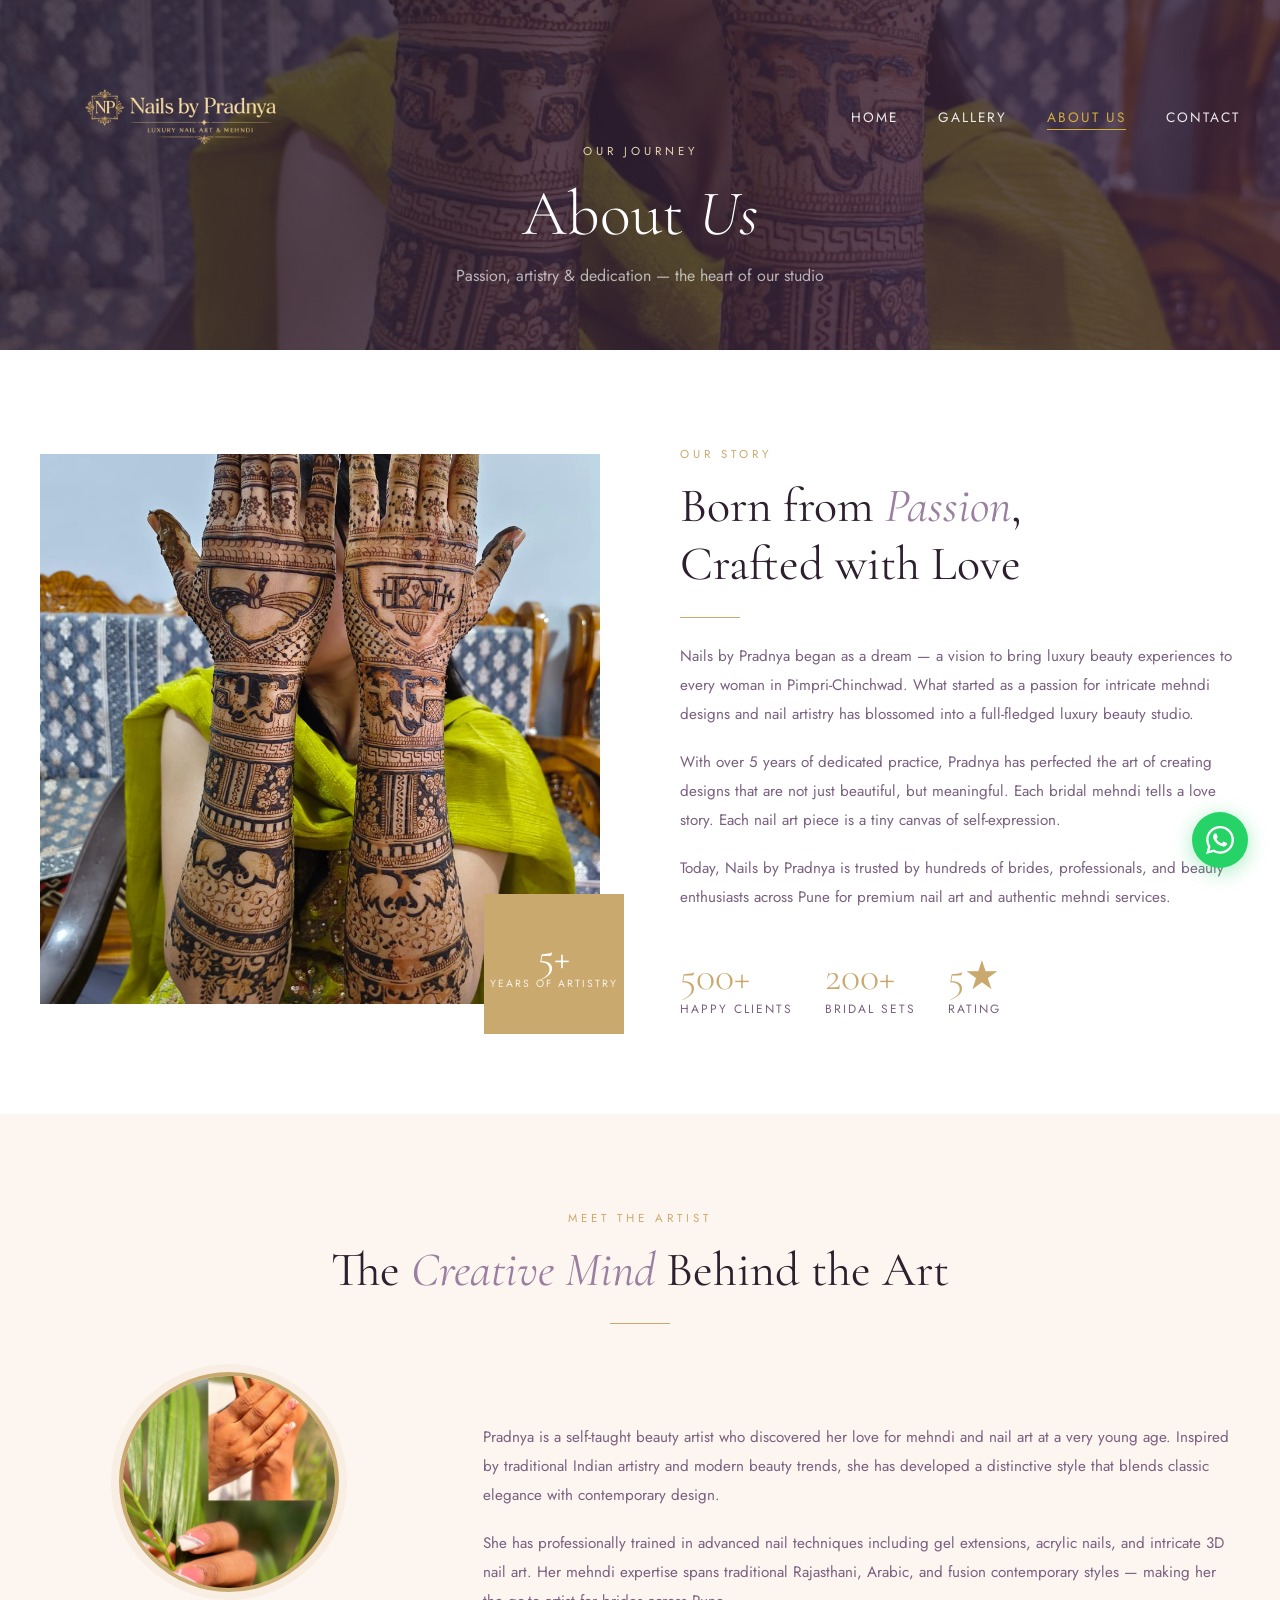
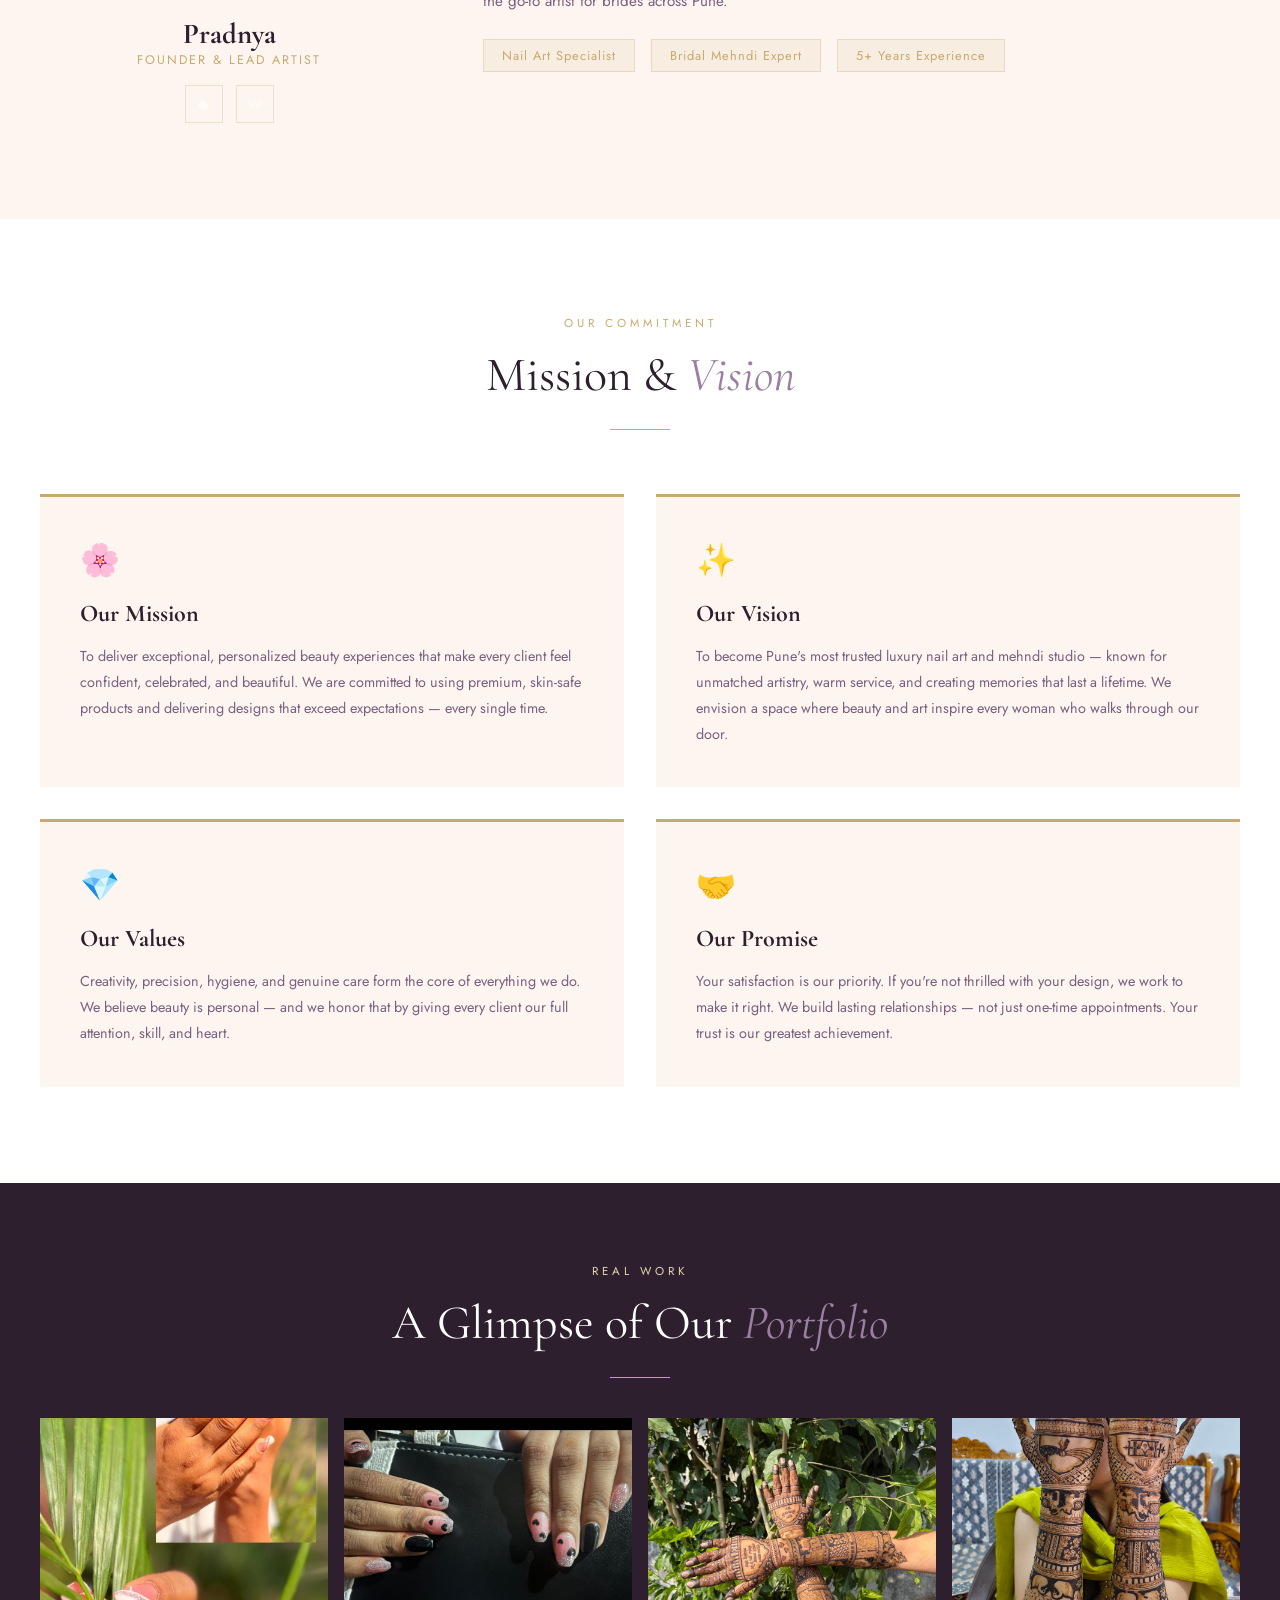
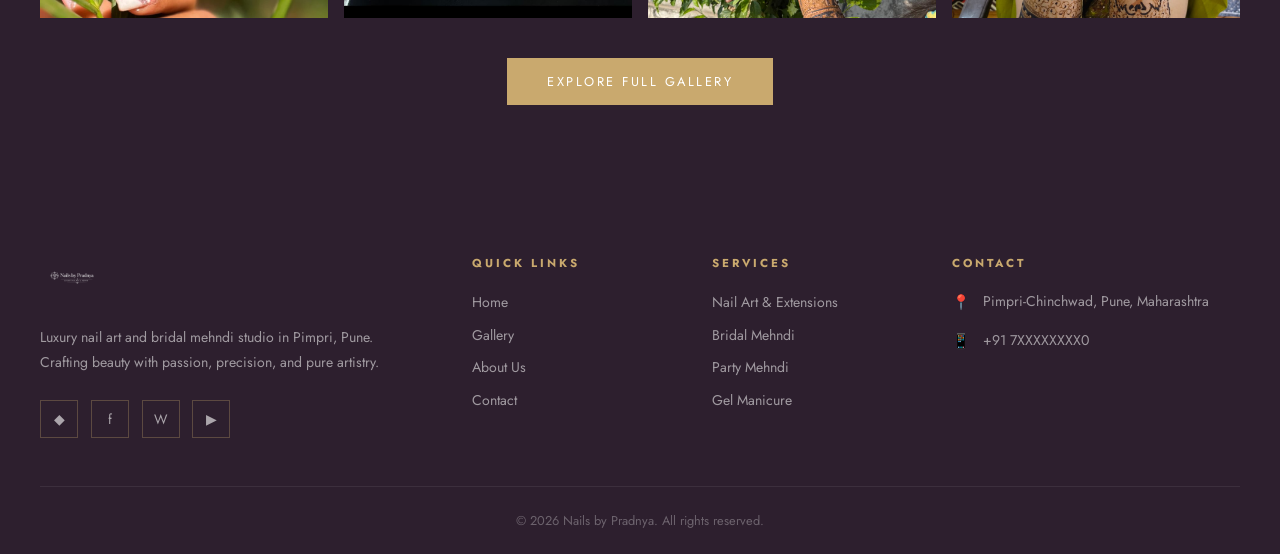
<file: about.html>
<!DOCTYPE html>
<html lang="en">
<head>
  <meta charset="UTF-8" />
  <meta name="viewport" content="width=device-width, initial-scale=1.0" />
  <title>About Us | Nails by Pradnya — Our Story & Vision</title>
  <meta name="description" content="Meet Pradnya — the passionate nail artist and mehndi expert behind Nails by Pradnya in Pimpri, Pune. 5+ years of experience in luxury beauty." />
  <link rel="icon" href="assets/images/logo.png" type="image/png" />
  <link rel="stylesheet" href="assets/css/style.css" />
</head>
<body>

<div id="preloader">
  <div class="loader-ring"></div>
  <div class="loader-text">OUR STORY</div>
</div>

<nav>
  <div class="nav-inner">
    <a class="nav-logo" href="index.html">
      <img src="assets/images/logo.png" alt="Nails by Pradnya Logo" class="logo-main" />
      <div class="logo-scrolled">
        <span class="logo-icon">✦</span>
        <span class="logo-text">Nails by Pradnya</span>
      </div>
    </a>
    <ul class="nav-links">
      <li><a href="index.html">Home</a></li>
      <li><a href="gallery.html">Gallery</a></li>
      <li><a href="about.html" class="active">About Us</a></li>
      <li><a href="contact.html">Contact</a></li>
    </ul>
    <div class="hamburger" id="hamburger"><span></span><span></span><span></span></div>
  </div>
</nav>

<div class="mobile-menu" id="mobileMenu">
  <button class="mobile-close" id="mobileClose">✕</button>
  <a href="index.html">Home</a>
  <a href="gallery.html">Gallery</a>
  <a href="about.html">About Us</a>
  <a href="contact.html">Contact</a>
</div>

<!-- PAGE HERO -->
<div class="page-hero" style="padding-top:80px;">
  <div class="page-hero-content">
    <div style="font-size:0.72rem;letter-spacing:4px;text-transform:uppercase;color:var(--gold-light);margin-bottom:1rem;">Our Journey</div>
    <h1 style="font-family:'Cormorant Garamond',serif;font-size:clamp(2.5rem,5vw,4rem);color:white;font-weight:300;">About <em style="font-style:italic;">Us</em></h1>
    <p style="color:rgba(255,255,255,0.65);margin-top:0.8rem;">Passion, artistry & dedication — the heart of our studio</p>
  </div>
</div>

<!-- STORY SECTION -->
<section style="background:var(--white);padding:6rem 2rem;">
  <div class="container">
    <div class="about-story">
      <div class="about-img-wrap fade-left">
        <img class="about-img-main" src="assets/images/mehndi-2.jpg" alt="Pradnya at work — bridal mehndi" loading="lazy" />
        <div class="about-img-badge">
          <span class="num">5+</span>
          <span class="label">Years of Artistry</span>
        </div>
      </div>
      <div class="fade-right">
        <div class="section-label">Our Story</div>
        <h2 class="section-title">Born from <em>Passion</em>,<br>Crafted with Love</h2>
        <div class="section-divider"></div>
        <p style="color:var(--text-light);line-height:1.9;margin-bottom:1.2rem;font-size:0.95rem;">
          Nails by Pradnya began as a dream — a vision to bring luxury beauty experiences to every woman in Pimpri-Chinchwad. What started as a passion for intricate mehndi designs and nail artistry has blossomed into a full-fledged luxury beauty studio.
        </p>
        <p style="color:var(--text-light);line-height:1.9;margin-bottom:1.2rem;font-size:0.95rem;">
          With over 5 years of dedicated practice, Pradnya has perfected the art of creating designs that are not just beautiful, but meaningful. Each bridal mehndi tells a love story. Each nail art piece is a tiny canvas of self-expression.
        </p>
        <p style="color:var(--text-light);line-height:1.9;font-size:0.95rem;">
          Today, Nails by Pradnya is trusted by hundreds of brides, professionals, and beauty enthusiasts across Pune for premium nail art and authentic mehndi services.
        </p>
        <div style="display:flex;gap:2rem;margin-top:2.5rem;flex-wrap:wrap;">
          <div>
            <div style="font-family:'Cormorant Garamond',serif;font-size:2.5rem;color:var(--gold);font-weight:300;">500+</div>
            <div style="font-size:0.75rem;letter-spacing:2px;text-transform:uppercase;color:var(--text-light);">Happy Clients</div>
          </div>
          <div>
            <div style="font-family:'Cormorant Garamond',serif;font-size:2.5rem;color:var(--gold);font-weight:300;">200+</div>
            <div style="font-size:0.75rem;letter-spacing:2px;text-transform:uppercase;color:var(--text-light);">Bridal Sets</div>
          </div>
          <div>
            <div style="font-family:'Cormorant Garamond',serif;font-size:2.5rem;color:var(--gold);font-weight:300;">5★</div>
            <div style="font-size:0.75rem;letter-spacing:2px;text-transform:uppercase;color:var(--text-light);">Rating</div>
          </div>
        </div>
      </div>
    </div>
  </div>
</section>

<!-- ARTIST SECTION -->
<section style="background:var(--cream);padding:6rem 2rem;">
  <div class="container">
    <div class="text-center fade-up">
      <div class="section-label">Meet the Artist</div>
      <h2 class="section-title">The <em>Creative Mind</em> Behind the Art</h2>
      <div class="section-divider"></div>
    </div>
    <div style="display:grid;grid-template-columns:1fr 2fr;gap:4rem;align-items:center;margin-top:3rem;" class="fade-up">
      <div style="text-align:center;">
        <div style="width:220px;height:220px;border-radius:50%;overflow:hidden;margin:0 auto;border:4px solid var(--gold);box-shadow:0 0 0 8px rgba(201,169,110,0.1);">
          <img src="assets/images/nail-art-1.jpg" alt="Pradnya — Nail Artist & Mehndi Expert" style="width:100%;height:100%;object-fit:cover;" loading="lazy"/>
        </div>
        <h3 style="font-family:'Cormorant Garamond',serif;font-size:1.8rem;color:var(--dark);margin-top:1.5rem;">Pradnya</h3>
        <p style="font-size:0.78rem;letter-spacing:2px;text-transform:uppercase;color:var(--gold);">Founder & Lead Artist</p>
        <div style="display:flex;justify-content:center;gap:0.8rem;margin-top:1rem;">
          <a href="#" class="social-icon" style="text-decoration:none;">&#9670;</a>
          <a href="#" class="social-icon" style="text-decoration:none;">W</a>
        </div>
      </div>
      <div>
        <p style="color:var(--text-light);line-height:1.9;margin-bottom:1.2rem;font-size:0.95rem;">
          Pradnya is a self-taught beauty artist who discovered her love for mehndi and nail art at a very young age. Inspired by traditional Indian artistry and modern beauty trends, she has developed a distinctive style that blends classic elegance with contemporary design.
        </p>
        <p style="color:var(--text-light);line-height:1.9;margin-bottom:1.5rem;font-size:0.95rem;">
          She has professionally trained in advanced nail techniques including gel extensions, acrylic nails, and intricate 3D nail art. Her mehndi expertise spans traditional Rajasthani, Arabic, and fusion contemporary styles — making her the go-to artist for brides across Pune.
        </p>
        <div style="display:flex;gap:1rem;flex-wrap:wrap;">
          <span style="background:rgba(201,169,110,0.12);border:1px solid rgba(201,169,110,0.3);padding:6px 18px;font-size:0.8rem;color:var(--gold);letter-spacing:1px;">Nail Art Specialist</span>
          <span style="background:rgba(201,169,110,0.12);border:1px solid rgba(201,169,110,0.3);padding:6px 18px;font-size:0.8rem;color:var(--gold);letter-spacing:1px;">Bridal Mehndi Expert</span>
          <span style="background:rgba(201,169,110,0.12);border:1px solid rgba(201,169,110,0.3);padding:6px 18px;font-size:0.8rem;color:var(--gold);letter-spacing:1px;">5+ Years Experience</span>
        </div>
      </div>
    </div>
  </div>
</section>

<!-- MISSION & VISION -->
<section style="background:var(--white);padding:6rem 2rem;">
  <div class="container">
    <div class="text-center fade-up">
      <div class="section-label">Our Commitment</div>
      <h2 class="section-title">Mission & <em>Vision</em></h2>
      <div class="section-divider"></div>
    </div>
    <div class="mission-grid fade-up">
      <div class="mission-card">
        <div style="font-size:2rem;margin-bottom:1rem;">🌸</div>
        <h4>Our Mission</h4>
        <p>To deliver exceptional, personalized beauty experiences that make every client feel confident, celebrated, and beautiful. We are committed to using premium, skin-safe products and delivering designs that exceed expectations — every single time.</p>
      </div>
      <div class="mission-card">
        <div style="font-size:2rem;margin-bottom:1rem;">✨</div>
        <h4>Our Vision</h4>
        <p>To become Pune's most trusted luxury nail art and mehndi studio — known for unmatched artistry, warm service, and creating memories that last a lifetime. We envision a space where beauty and art inspire every woman who walks through our door.</p>
      </div>
      <div class="mission-card">
        <div style="font-size:2rem;margin-bottom:1rem;">💎</div>
        <h4>Our Values</h4>
        <p>Creativity, precision, hygiene, and genuine care form the core of everything we do. We believe beauty is personal — and we honor that by giving every client our full attention, skill, and heart.</p>
      </div>
      <div class="mission-card">
        <div style="font-size:2rem;margin-bottom:1rem;">🤝</div>
        <h4>Our Promise</h4>
        <p>Your satisfaction is our priority. If you're not thrilled with your design, we work to make it right. We build lasting relationships — not just one-time appointments. Your trust is our greatest achievement.</p>
      </div>
    </div>
  </div>
</section>

<!-- GALLERY PEEK -->
<section style="background:var(--dark);padding:5rem 2rem;">
  <div class="container">
    <div class="text-center fade-up">
      <div class="section-label" style="color:var(--gold-light);">Real Work</div>
      <h2 class="section-title" style="color:var(--white);">A Glimpse of Our <em>Portfolio</em></h2>
      <div class="section-divider"></div>
    </div>
    <div style="display:grid;grid-template-columns:repeat(4,1fr);gap:1rem;margin-top:2.5rem;" class="fade-up">
      <div style="overflow:hidden;height:200px;">
        <img src="assets/images/nail-art-1.jpg" alt="" style="width:100%;height:100%;object-fit:cover;transition:transform 0.5s;" onmouseover="this.style.transform='scale(1.08)'" onmouseout="this.style.transform='scale(1)'" loading="lazy"/>
      </div>
      <div style="overflow:hidden;height:200px;">
        <img src="assets/images/nail-art-2.jpg" alt="" style="width:100%;height:100%;object-fit:cover;transition:transform 0.5s;" onmouseover="this.style.transform='scale(1.08)'" onmouseout="this.style.transform='scale(1)'" loading="lazy"/>
      </div>
      <div style="overflow:hidden;height:200px;">
        <img src="assets/images/mehndi-1.jpg" alt="" style="width:100%;height:100%;object-fit:cover;transition:transform 0.5s;" onmouseover="this.style.transform='scale(1.08)'" onmouseout="this.style.transform='scale(1)'" loading="lazy"/>
      </div>
      <div style="overflow:hidden;height:200px;">
        <img src="assets/images/mehndi-2.jpg" alt="" style="width:100%;height:100%;object-fit:cover;transition:transform 0.5s;" onmouseover="this.style.transform='scale(1.08)'" onmouseout="this.style.transform='scale(1)'" loading="lazy"/>
      </div>
    </div>
    <div class="text-center" style="margin-top:2.5rem;">
      <a href="gallery.html" class="btn-primary">Explore Full Gallery</a>
    </div>
  </div>
</section>

<!-- FOOTER -->
<footer>
  <div class="footer-grid">
    <div class="footer-brand">
      <img src="assets/images/logo.png" alt="Nails by Pradnya" />
      <p>Luxury nail art and bridal mehndi studio in Pimpri, Pune. Crafting beauty with passion, precision, and pure artistry.</p>
      <div class="footer-social">
        <a href="#" class="social-icon">&#9670;</a>
        <a href="#" class="social-icon">f</a>
        <a href="#" class="social-icon">W</a>
        <a href="#" class="social-icon">▶</a>
      </div>
    </div>
    <div class="footer-col">
      <h5>Quick Links</h5>
      <ul>
        <li><a href="index.html">Home</a></li>
        <li><a href="gallery.html">Gallery</a></li>
        <li><a href="about.html">About Us</a></li>
        <li><a href="contact.html">Contact</a></li>
      </ul>
    </div>
    <div class="footer-col">
      <h5>Services</h5>
      <ul>
        <li><a href="#">Nail Art & Extensions</a></li>
        <li><a href="#">Bridal Mehndi</a></li>
        <li><a href="#">Party Mehndi</a></li>
        <li><a href="#">Gel Manicure</a></li>
      </ul>
    </div>
    <div class="footer-col">
      <h5>Contact</h5>
      <div class="footer-contact-item">
        <span class="icon">📍</span>
        <p>Pimpri-Chinchwad, Pune, Maharashtra</p>
      </div>
      <div class="footer-contact-item">
        <span class="icon">📱</span>
        <p>+91 7XXXXXXXX0</p>
      </div>
    </div>
  </div>
  <div class="footer-bottom">
    <p>© 2026 Nails by Pradnya. All rights reserved.</p>
  </div>
</footer>

<a href="https://wa.me/917xxxxxxxxx" target="_blank" class="whatsapp-float" aria-label="WhatsApp">
  <svg viewBox="0 0 24 24"><path d="M17.472 14.382c-.297-.149-1.758-.867-2.03-.967-.273-.099-.471-.148-.67.15-.197.297-.767.966-.94 1.164-.173.199-.347.223-.644.075-.297-.15-1.255-.463-2.39-1.475-.883-.788-1.48-1.761-1.653-2.059-.173-.297-.018-.458.13-.606.134-.133.298-.347.446-.52.149-.174.198-.298.298-.497.099-.198.05-.371-.025-.52-.075-.149-.669-1.612-.916-2.207-.242-.579-.487-.5-.669-.51-.173-.008-.371-.01-.57-.01-.198 0-.52.074-.792.372-.272.297-1.04 1.016-1.04 2.479 0 1.462 1.065 2.875 1.213 3.074.149.198 2.096 3.2 5.077 4.487.709.306 1.262.489 1.694.625.712.227 1.36.195 1.871.118.571-.085 1.758-.719 2.006-1.413.248-.694.248-1.289.173-1.413-.074-.124-.272-.198-.57-.347m-5.421 7.403h-.004a9.87 9.87 0 01-5.031-1.378l-.361-.214-3.741.982.998-3.648-.235-.374a9.86 9.86 0 01-1.51-5.26c.001-5.45 4.436-9.884 9.888-9.884 2.64 0 5.122 1.03 6.988 2.898a9.825 9.825 0 012.893 6.994c-.003 5.45-4.437 9.884-9.885 9.884m8.413-18.297A11.815 11.815 0 0012.05 0C5.495 0 .16 5.335.157 11.892c0 2.096.547 4.142 1.588 5.945L.057 24l6.305-1.654a11.882 11.882 0 005.683 1.448h.005c6.554 0 11.89-5.335 11.893-11.893a11.821 11.821 0 00-3.48-8.413z"/></svg>
</a>

<script src="assets/js/main.js"></script>
</body>
</html>
</file>
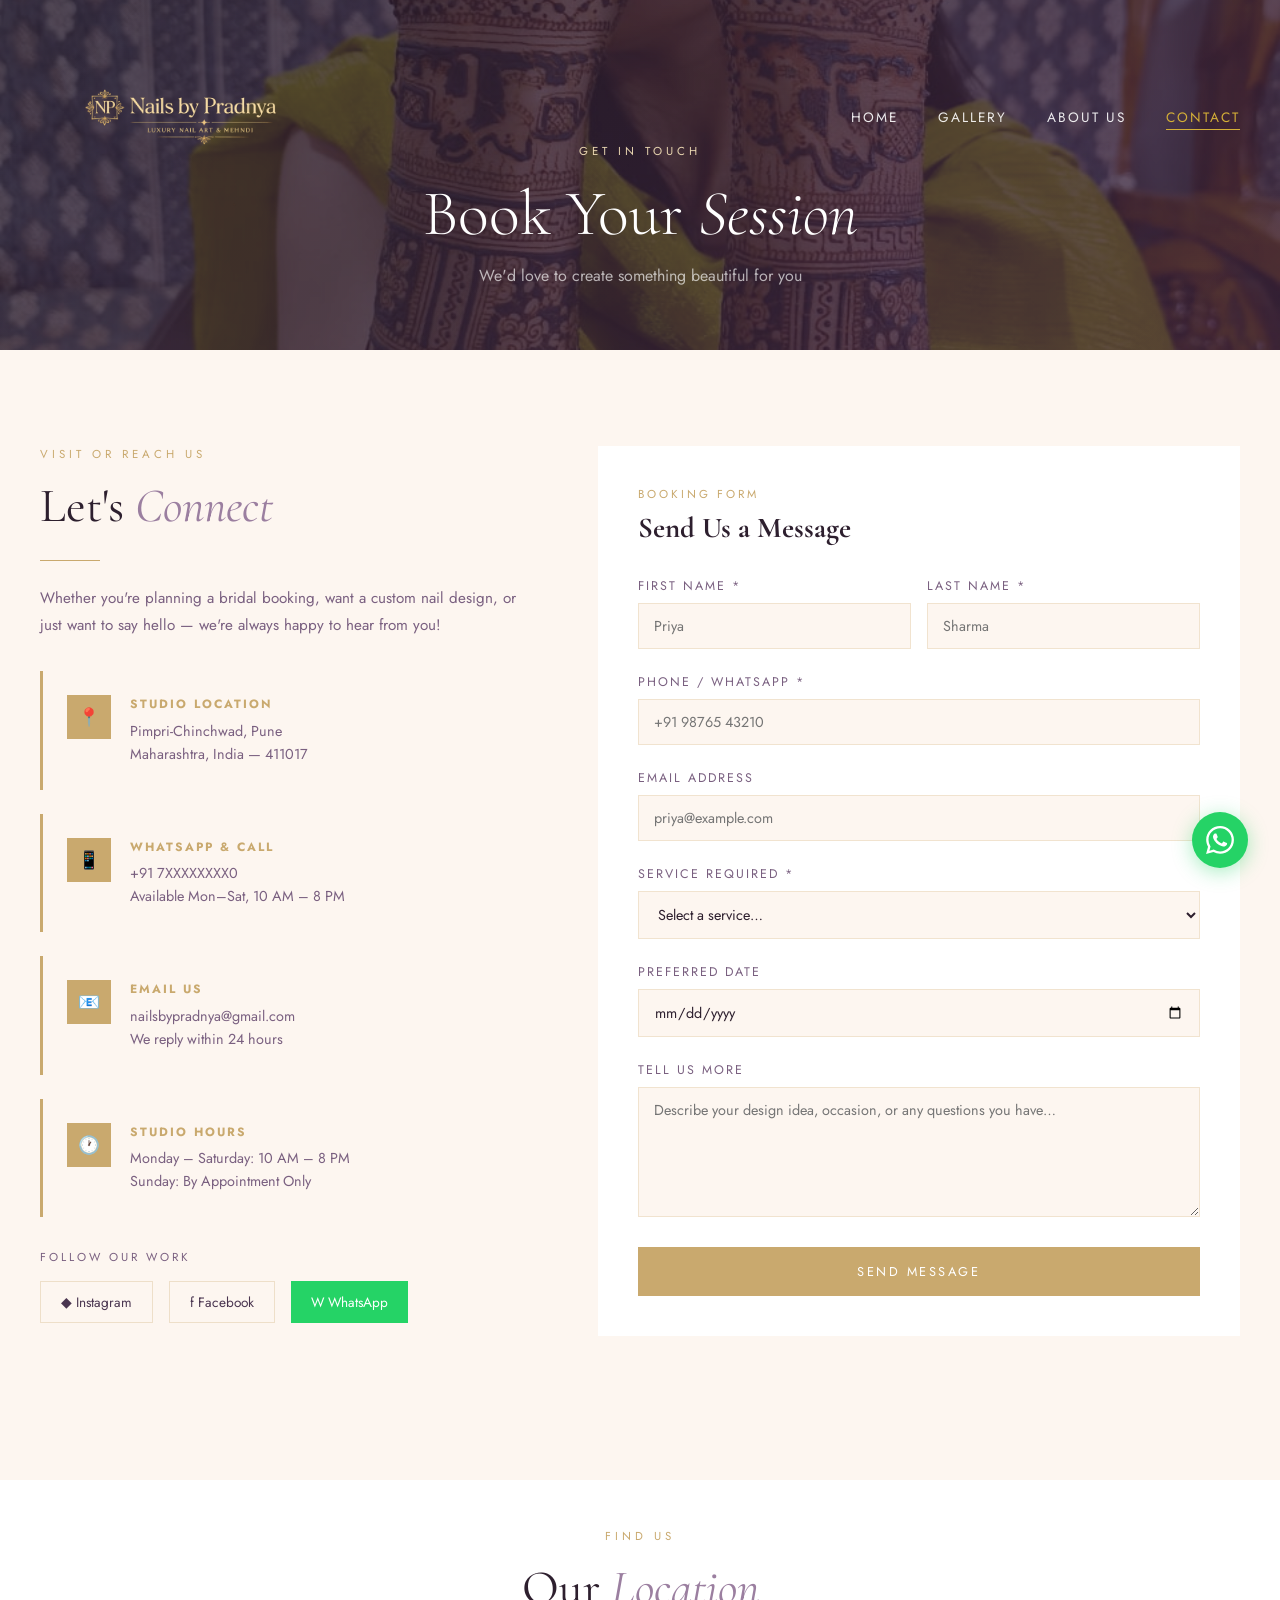
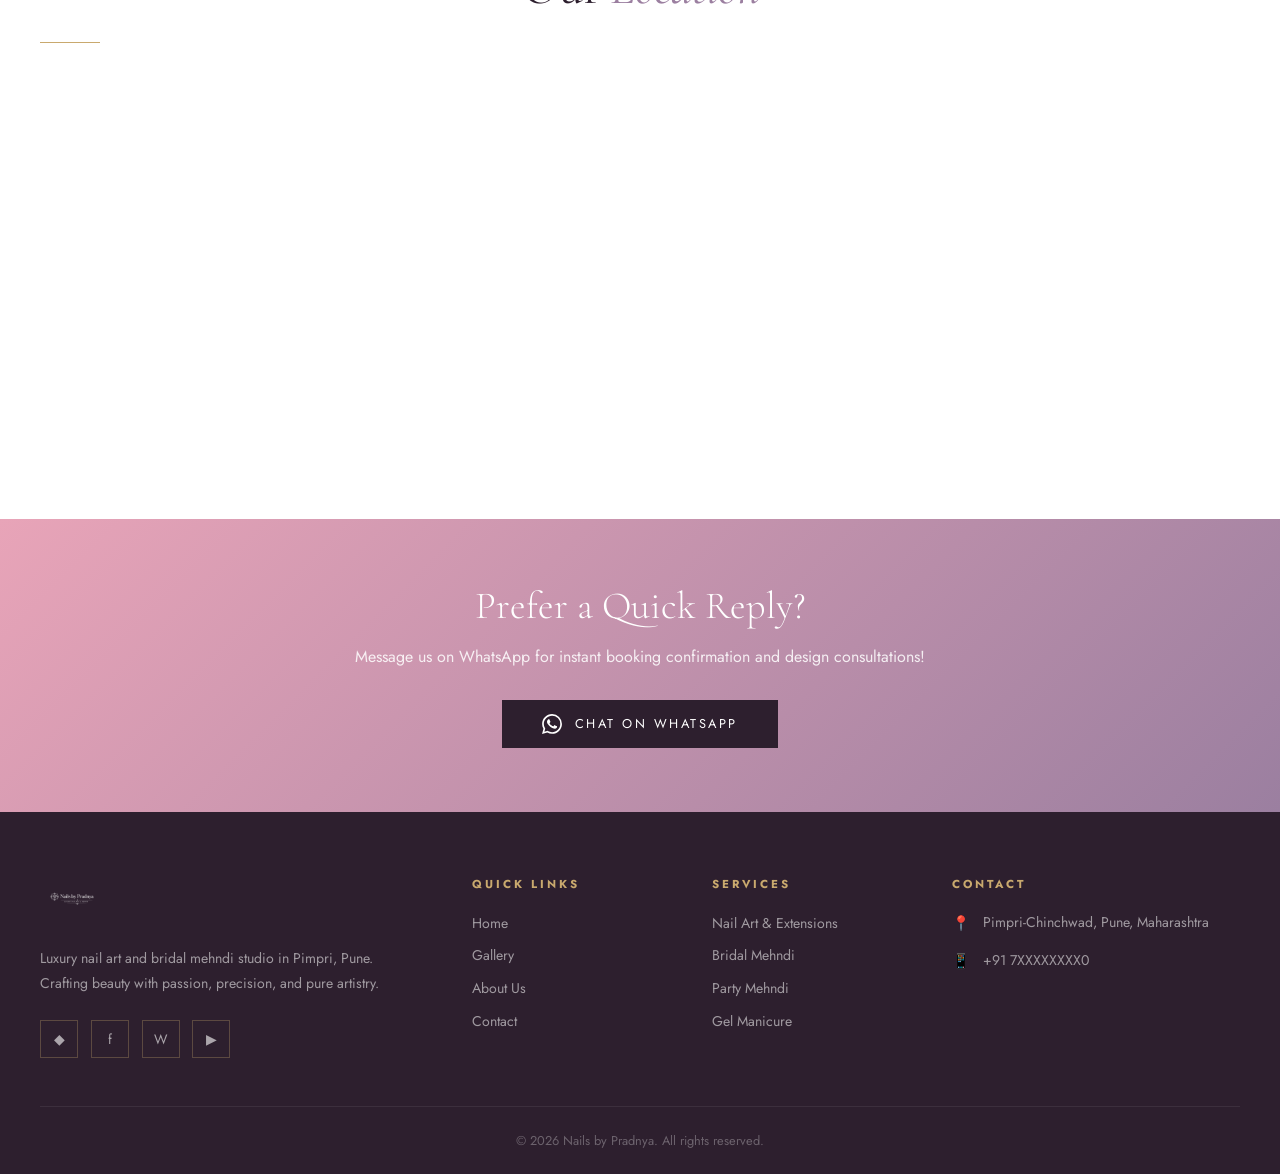
<file: contact.html>
<!DOCTYPE html>
<html lang="en">
<head>
  <meta charset="UTF-8" />
  <meta name="viewport" content="width=device-width, initial-scale=1.0" />
  <title>Contact | Nails by Pradnya — Book Your Appointment</title>
  <meta name="description" content="Book your nail art or bridal mehndi appointment with Nails by Pradnya. Located in Pimpri, Pune. WhatsApp or fill the form to connect!" />
  <link rel="icon" href="assets/images/logo.png" type="image/png" />
  <link rel="stylesheet" href="assets/css/style.css" />
</head>
<body>

<div id="preloader">
  <div class="loader-ring"></div>
  <div class="loader-text">CONTACT</div>
</div>

<nav>
  <div class="nav-inner">
    <a class="nav-logo" href="index.html">
      <img src="assets/images/logo.png" alt="Nails by Pradnya Logo" class="logo-main" />
      <div class="logo-scrolled">
        <span class="logo-icon">✦</span>
        <span class="logo-text">Nails by Pradnya</span>
      </div>
    </a>
    <ul class="nav-links">
      <li><a href="index.html">Home</a></li>
      <li><a href="gallery.html">Gallery</a></li>
      <li><a href="about.html">About Us</a></li>
      <li><a href="contact.html" class="active">Contact</a></li>
    </ul>
    <div class="hamburger" id="hamburger"><span></span><span></span><span></span></div>
  </div>
</nav>

<div class="mobile-menu" id="mobileMenu">
  <button class="mobile-close" id="mobileClose">✕</button>
  <a href="index.html">Home</a>
  <a href="gallery.html">Gallery</a>
  <a href="about.html">About Us</a>
  <a href="contact.html">Contact</a>
</div>

<!-- PAGE HERO -->
<div class="page-hero" style="padding-top:80px;">
  <div class="page-hero-content">
    <div style="font-size:0.72rem;letter-spacing:4px;text-transform:uppercase;color:var(--gold-light);margin-bottom:1rem;">Get in Touch</div>
    <h1 style="font-family:'Cormorant Garamond',serif;font-size:clamp(2.5rem,5vw,4rem);color:white;font-weight:300;">Book Your <em style="font-style:italic;">Session</em></h1>
    <p style="color:rgba(255,255,255,0.65);margin-top:0.8rem;">We'd love to create something beautiful for you</p>
  </div>
</div>

<!-- CONTACT SECTION -->
<section style="background:var(--cream);padding:6rem 2rem;">
  <div class="container">
    <div class="contact-grid">

      <!-- INFO CARDS -->
      <div>
        <div class="fade-left">
          <div class="section-label">Visit or Reach Us</div>
          <h2 class="section-title">Let's <em>Connect</em></h2>
          <div class="section-divider"></div>
          <p style="color:var(--text-light);font-size:0.95rem;line-height:1.8;margin-bottom:2rem;">Whether you're planning a bridal booking, want a custom nail design, or just want to say hello — we're always happy to hear from you!</p>
        </div>
        <div class="contact-info-cards">
          <div class="contact-card fade-up">
            <div class="contact-card-icon">📍</div>
            <div>
              <h5>Studio Location</h5>
              <p>Pimpri-Chinchwad, Pune<br>Maharashtra, India — 411017</p>
            </div>
          </div>
          <div class="contact-card fade-up" style="transition-delay:0.1s">
            <div class="contact-card-icon">📱</div>
            <div>
              <h5>WhatsApp & Call</h5>
              <p>+91 7XXXXXXXX0<br>Available Mon–Sat, 10 AM – 8 PM</p>
            </div>
          </div>
          <div class="contact-card fade-up" style="transition-delay:0.2s">
            <div class="contact-card-icon">📧</div>
            <div>
              <h5>Email Us</h5>
              <p>nailsbypradnya@gmail.com<br>We reply within 24 hours</p>
            </div>
          </div>
          <div class="contact-card fade-up" style="transition-delay:0.3s">
            <div class="contact-card-icon">🕐</div>
            <div>
              <h5>Studio Hours</h5>
              <p>Monday – Saturday: 10 AM – 8 PM<br>Sunday: By Appointment Only</p>
            </div>
          </div>
        </div>

        <!-- SOCIAL LINKS -->
        <div style="margin-top:2rem;" class="fade-up">
          <div style="font-size:0.72rem;letter-spacing:3px;text-transform:uppercase;color:var(--text-light);margin-bottom:1rem;">Follow Our Work</div>
          <div style="display:flex;gap:1rem;flex-wrap:wrap;">
            <a href="#" target="_blank" style="display:flex;align-items:center;gap:0.5rem;padding:10px 20px;border:1px solid rgba(201,169,110,0.3);text-decoration:none;color:var(--text);font-size:0.85rem;transition:all 0.3s;" onmouseover="this.style.borderColor='var(--gold)';this.style.color='var(--gold)'" onmouseout="this.style.borderColor='rgba(201,169,110,0.3)';this.style.color='var(--text)'">
              ◆ Instagram
            </a>
            <a href="#" target="_blank" style="display:flex;align-items:center;gap:0.5rem;padding:10px 20px;border:1px solid rgba(201,169,110,0.3);text-decoration:none;color:var(--text);font-size:0.85rem;transition:all 0.3s;" onmouseover="this.style.borderColor='var(--gold)';this.style.color='var(--gold)'" onmouseout="this.style.borderColor='rgba(201,169,110,0.3)';this.style.color='var(--text)'">
              f Facebook
            </a>
            <a href="https://wa.me/917xxxxxxxxx" target="_blank" style="display:flex;align-items:center;gap:0.5rem;padding:10px 20px;background:#25d366;text-decoration:none;color:white;font-size:0.85rem;transition:opacity 0.3s;" onmouseover="this.style.opacity='0.85'" onmouseout="this.style.opacity='1'">
              W WhatsApp
            </a>
          </div>
        </div>
      </div>

      <!-- CONTACT FORM -->
      <div class="fade-right">
        <div class="contact-form">
          <div style="margin-bottom:2rem;">
            <div style="font-size:0.72rem;letter-spacing:3px;text-transform:uppercase;color:var(--gold);margin-bottom:0.5rem;">Booking Form</div>
            <h3 style="font-family:'Cormorant Garamond',serif;font-size:1.8rem;color:var(--dark);">Send Us a Message</h3>
          </div>
          <form id="contactForm" novalidate>
            <div class="form-row">
              <div class="form-group">
                <label for="fname">First Name *</label>
                <input type="text" id="fname" name="fname" placeholder="Priya" required />
              </div>
              <div class="form-group">
                <label for="lname">Last Name *</label>
                <input type="text" id="lname" name="lname" placeholder="Sharma" required />
              </div>
            </div>
            <div class="form-group">
              <label for="phone">Phone / WhatsApp *</label>
              <input type="tel" id="phone" name="phone" placeholder="+91 98765 43210" required />
            </div>
            <div class="form-group">
              <label for="email">Email Address</label>
              <input type="email" id="email" name="email" placeholder="priya@example.com" />
            </div>
            <div class="form-group">
              <label for="service">Service Required *</label>
              <select id="service" name="service" required>
                <option value="" disabled selected>Select a service…</option>
                <option value="nail-art">Nail Art & Extensions</option>
                <option value="bridal-mehndi">Bridal Mehndi</option>
                <option value="party-mehndi">Party Mehndi</option>
                <option value="gel-manicure">Gel Manicure / Pedicure</option>
                <option value="home-service">Home Service</option>
                <option value="other">Other / Enquiry</option>
              </select>
            </div>
            <div class="form-group">
              <label for="date">Preferred Date</label>
              <input type="date" id="date" name="date" />
            </div>
            <div class="form-group">
              <label for="message">Tell Us More</label>
              <textarea id="message" name="message" placeholder="Describe your design idea, occasion, or any questions you have…"></textarea>
            </div>
            <button type="submit" class="btn-primary" style="width:100%;padding:15px;cursor:pointer;border:none;font-family:'Jost',sans-serif;">Send Message</button>
          </form>
        </div>
      </div>
    </div>
  </div>
</section>

<!-- MAP SECTION -->
<section style="background:var(--white);padding:0 0 4rem;">
  <div class="container">
    <div class="map-embed fade-up">
      <div style="text-align:center;padding:3rem 0 2rem;">
        <div class="section-label">Find Us</div>
        <h2 class="section-title">Our <em>Location</em></h2>
        <div class="section-divider"></div>
      </div>
      <iframe
        src="https://www.google.com/maps/embed?pb=!1m18!1m12!1m3!1d3781.2765785773397!2d73.8003!3d18.6298!2m3!1f0!2f0!3f0!3m2!1i1024!2i768!4f13.1!3m3!1m2!1s0x3bc2b9e760b74065%3A0x7f4c4c9b44f9a4a0!2sPimpri%2C%20Pune%2C%20Maharashtra!5e0!3m2!1sen!2sin!4v1683000000000!5m2!1sen!2sin"
        allowfullscreen=""
        loading="lazy"
        referrerpolicy="no-referrer-when-downgrade"
        title="Nails by Pradnya Location — Pimpri Pune">
      </iframe>
    </div>
  </div>
</section>

<!-- QUICK WHATSAPP CTA -->
<section class="cta-section" style="padding:4rem 2rem;">
  <div class="fade-up">
    <h2 style="font-family:'Cormorant Garamond',serif;font-size:clamp(1.8rem,3vw,2.8rem);color:white;font-weight:300;margin-bottom:1rem;">Prefer a Quick Reply?</h2>
    <p style="color:rgba(255,255,255,0.85);margin-bottom:2rem;">Message us on WhatsApp for instant booking confirmation and design consultations!</p>
    <a href="https://wa.me/917xxxxxxxxx?text=Hi%20Pradnya!%20I'd%20like%20to%20book%20an%20appointment." target="_blank" class="btn-primary" style="background:var(--dark);display:inline-flex;align-items:center;gap:0.8rem;">
      <svg width="20" height="20" viewBox="0 0 24 24" fill="white"><path d="M17.472 14.382c-.297-.149-1.758-.867-2.03-.967-.273-.099-.471-.148-.67.15-.197.297-.767.966-.94 1.164-.173.199-.347.223-.644.075-.297-.15-1.255-.463-2.39-1.475-.883-.788-1.48-1.761-1.653-2.059-.173-.297-.018-.458.13-.606.134-.133.298-.347.446-.52.149-.174.198-.298.298-.497.099-.198.05-.371-.025-.52-.075-.149-.669-1.612-.916-2.207-.242-.579-.487-.5-.669-.51-.173-.008-.371-.01-.57-.01-.198 0-.52.074-.792.372-.272.297-1.04 1.016-1.04 2.479 0 1.462 1.065 2.875 1.213 3.074.149.198 2.096 3.2 5.077 4.487.709.306 1.262.489 1.694.625.712.227 1.36.195 1.871.118.571-.085 1.758-.719 2.006-1.413.248-.694.248-1.289.173-1.413-.074-.124-.272-.198-.57-.347m-5.421 7.403h-.004a9.87 9.87 0 01-5.031-1.378l-.361-.214-3.741.982.998-3.648-.235-.374a9.86 9.86 0 01-1.51-5.26c.001-5.45 4.436-9.884 9.888-9.884 2.64 0 5.122 1.03 6.988 2.898a9.825 9.825 0 012.893 6.994c-.003 5.45-4.437 9.884-9.885 9.884m8.413-18.297A11.815 11.815 0 0012.05 0C5.495 0 .16 5.335.157 11.892c0 2.096.547 4.142 1.588 5.945L.057 24l6.305-1.654a11.882 11.882 0 005.683 1.448h.005c6.554 0 11.89-5.335 11.893-11.893a11.821 11.821 0 00-3.48-8.413z"/></svg>
      Chat on WhatsApp
    </a>
  </div>
</section>

<!-- FOOTER -->
<footer>
  <div class="footer-grid">
    <div class="footer-brand">
      <img src="assets/images/logo.png" alt="Nails by Pradnya" />
      <p>Luxury nail art and bridal mehndi studio in Pimpri, Pune. Crafting beauty with passion, precision, and pure artistry.</p>
      <div class="footer-social">
        <a href="#" class="social-icon">&#9670;</a>
        <a href="#" class="social-icon">f</a>
        <a href="#" class="social-icon">W</a>
        <a href="#" class="social-icon">▶</a>
      </div>
    </div>
    <div class="footer-col">
      <h5>Quick Links</h5>
      <ul>
        <li><a href="index.html">Home</a></li>
        <li><a href="gallery.html">Gallery</a></li>
        <li><a href="about.html">About Us</a></li>
        <li><a href="contact.html">Contact</a></li>
      </ul>
    </div>
    <div class="footer-col">
      <h5>Services</h5>
      <ul>
        <li><a href="#">Nail Art & Extensions</a></li>
        <li><a href="#">Bridal Mehndi</a></li>
        <li><a href="#">Party Mehndi</a></li>
        <li><a href="#">Gel Manicure</a></li>
      </ul>
    </div>
    <div class="footer-col">
      <h5>Contact</h5>
      <div class="footer-contact-item">
        <span class="icon">📍</span>
        <p>Pimpri-Chinchwad, Pune, Maharashtra</p>
      </div>
      <div class="footer-contact-item">
        <span class="icon">📱</span>
        <p>+91 7XXXXXXXX0</p>
      </div>
    </div>
  </div>
  <div class="footer-bottom">
    <p>© 2026 Nails by Pradnya. All rights reserved.</p>
  </div>
</footer>

<a href="https://wa.me/917xxxxxxxxx" target="_blank" class="whatsapp-float" aria-label="WhatsApp">
  <svg viewBox="0 0 24 24"><path d="M17.472 14.382c-.297-.149-1.758-.867-2.03-.967-.273-.099-.471-.148-.67.15-.197.297-.767.966-.94 1.164-.173.199-.347.223-.644.075-.297-.15-1.255-.463-2.39-1.475-.883-.788-1.48-1.761-1.653-2.059-.173-.297-.018-.458.13-.606.134-.133.298-.347.446-.52.149-.174.198-.298.298-.497.099-.198.05-.371-.025-.52-.075-.149-.669-1.612-.916-2.207-.242-.579-.487-.5-.669-.51-.173-.008-.371-.01-.57-.01-.198 0-.52.074-.792.372-.272.297-1.04 1.016-1.04 2.479 0 1.462 1.065 2.875 1.213 3.074.149.198 2.096 3.2 5.077 4.487.709.306 1.262.489 1.694.625.712.227 1.36.195 1.871.118.571-.085 1.758-.719 2.006-1.413.248-.694.248-1.289.173-1.413-.074-.124-.272-.198-.57-.347m-5.421 7.403h-.004a9.87 9.87 0 01-5.031-1.378l-.361-.214-3.741.982.998-3.648-.235-.374a9.86 9.86 0 01-1.51-5.26c.001-5.45 4.436-9.884 9.888-9.884 2.64 0 5.122 1.03 6.988 2.898a9.825 9.825 0 012.893 6.994c-.003 5.45-4.437 9.884-9.885 9.884m8.413-18.297A11.815 11.815 0 0012.05 0C5.495 0 .16 5.335.157 11.892c0 2.096.547 4.142 1.588 5.945L.057 24l6.305-1.654a11.882 11.882 0 005.683 1.448h.005c6.554 0 11.89-5.335 11.893-11.893a11.821 11.821 0 00-3.48-8.413z"/></svg>
</a>

<script src="assets/js/main.js"></script>
</body>
</html>
</file>
<file: assets/css/style.css>
@import url('https://fonts.googleapis.com/css2?family=Cormorant+Garamond:ital,wght@0,300;0,400;0,500;0,600;1,300;1,400&family=Jost:wght@300;400;500;600&display=swap');

:root {
  --rose: #e8a4b8;
  --blush: #f5d5e0;
  --cream: #fdf6f0;
  --gold: #c9a96e;
  --gold-light: #e8d5b0;
  --mauve: #9b7fa0;
  --dark: #2d1f2e;
  --text: #4a3550;
  --text-light: #7a6080;
  --white: #ffffff;
}

* {
  margin: 0;
  padding: 0;
  box-sizing: border-box;
}

html {
  scroll-behavior: smooth;
}

body {
  font-family: 'Jost', sans-serif;
  background: var(--cream);
  color: var(--text);
  overflow-x: hidden;
}

/* PRELOADER */
#preloader {
  position: fixed;
  inset: 0;
  background: var(--dark);
  z-index: 9999;
  display: flex;
  flex-direction: column;
  align-items: center;
  justify-content: center;
  transition: opacity 0.6s ease, visibility 0.6s ease;
}

#preloader.hidden {
  opacity: 0;
  visibility: hidden;
}

.loader-ring {
  width: 60px;
  height: 60px;
  border: 2px solid rgba(201, 169, 110, 0.2);
  border-top-color: var(--gold);
  border-radius: 50%;
  animation: spin 1s linear infinite;
}

.loader-text {
  color: var(--gold-light);
  font-family: 'Cormorant Garamond', serif;
  font-size: 1.1rem;
  letter-spacing: 3px;
  margin-top: 20px;
  animation: pulse 1.5s ease-in-out infinite;
}

@keyframes spin {
  to {
    transform: rotate(360deg);
  }
}

@keyframes pulse {

  0%,
  100% {
    opacity: .4
  }

  50% {
    opacity: 1
  }
}

/* NAVBAR */
nav {
  position: fixed;
  top: 0;
  left: 0;
  right: 0;
  z-index: 1000;
  padding: 1rem 2rem;
  transition: all 0.4s ease;
}

nav.scrolled {
  background: #FFF8F0;
  -webkit-backdrop-filter: blur(10px);
  backdrop-filter: blur(10px);
  box-shadow: 0 2px 20px rgba(0, 0, 0, 0.05);
  border-bottom: 1px solid rgba(212, 175, 55, 0.15);
  padding: 0.7rem 2rem;
}

.nav-inner {
  max-width: 1200px;
  margin: 0 auto;
  display: flex;
  align-items: center;
  justify-content: space-between;
}

.nav-logo {
  display: flex;
  align-items: center;
  text-decoration: none;
  position: relative;
}

.nav-logo .logo-main {
  height: 200px;
  width: auto;
  transition: opacity 0.4s ease, transform 0.4s ease;
  opacity: 1;
  display: block;
  transform: translateY(0);
}

.nav-logo .logo-scrolled {
  display: flex;
  align-items: center;
  gap: 8px;
  opacity: 0;
  position: absolute;
  left: 0;
  pointer-events: none;
  transform: translateY(10px);
  transition: opacity 0.4s ease, transform 0.4s ease;
}

.logo-scrolled .logo-icon {
  color: #D4AF37;
  font-size: 1.2rem;
}

.logo-scrolled .logo-text {
  color: #4A2C2A;
  font-family: 'Cormorant Garamond', serif;
  font-size: 1.8rem;
  font-weight: 500;
  letter-spacing: 1px;
}

nav.scrolled .nav-logo .logo-main {
  opacity: 0;
  pointer-events: none;
  transform: translateY(-10px);
}

nav.scrolled .nav-logo .logo-scrolled {
  opacity: 1;
  pointer-events: auto;
  transform: translateY(0);
}

.nav-links {
  display: flex;
  gap: 2.5rem;
  list-style: none;
}

.nav-links a {
  font-size: 0.85rem;
  letter-spacing: 2px;
  text-transform: uppercase;
  color: rgba(255, 255, 255, 0.9);
  text-decoration: none;
  position: relative;
  padding-bottom: 3px;
  transition: color 0.4s ease;
}

nav.scrolled .nav-links a {
  color: #4A2C2A;
}

.nav-links a::after {
  content: '';
  position: absolute;
  bottom: 0;
  left: 0;
  width: 0;
  height: 1px;
  background: #D4AF37;
  transition: width 0.3s ease;
}

.nav-links a:hover,
nav.scrolled .nav-links a:hover {
  color: #D4AF37;
}

.nav-links a:hover::after {
  width: 100%;
}

.nav-links a.active,
nav.scrolled .nav-links a.active {
  color: #D4AF37;
}

.nav-links a.active::after {
  width: 100%;
}

.hamburger {
  display: none;
  flex-direction: column;
  gap: 5px;
  cursor: pointer;
  padding: 5px;
}

.hamburger span {
  display: block;
  width: 24px;
  height: 1.5px;
  background: rgba(255, 255, 255, 0.9);
  transition: all 0.4s ease;
}

nav.scrolled .hamburger span {
  background: #4A2C2A;
}

.hamburger.open span:nth-child(1) {
  transform: rotate(45deg) translate(5px, 5px);
}

.hamburger.open span:nth-child(2) {
  opacity: 0;
}

.hamburger.open span:nth-child(3) {
  transform: rotate(-45deg) translate(5px, -5px);
}

.mobile-menu {
  display: none;
  position: fixed;
  top: 0;
  left: 0;
  right: 0;
  bottom: 0;
  background: var(--cream);
  z-index: 999;
  flex-direction: column;
  align-items: center;
  justify-content: center;
  gap: 2rem;
}

.mobile-menu.open {
  display: flex;
}

.mobile-menu a {
  font-family: 'Cormorant Garamond', serif;
  font-size: 2.5rem;
  color: var(--dark);
  text-decoration: none;
  letter-spacing: 2px;
  transition: color 0.3s;
}

.mobile-menu a:hover {
  color: var(--gold);
}

.mobile-close {
  position: absolute;
  top: 1.5rem;
  right: 2rem;
  font-size: 2rem;
  background: none;
  border: none;
  cursor: pointer;
  color: var(--dark);
}

/* HERO */
.hero {
  position: relative;
  height: 100vh;
  min-height: 650px;
  overflow: hidden;
  display: flex;
  align-items: center;
}

.hero-slider {
  position: absolute;
  inset: 0;
}

.hero-slide {
  position: absolute;
  inset: 0;
  opacity: 0;
  transition: opacity 1.2s ease;
}

.hero-slide.active {
  opacity: 1;
}

.hero-slide img {
  width: 100%;
  height: 100%;
  object-fit: cover;
  object-position: center;
}

.hero-overlay {
  position: absolute;
  inset: 0;
  background: linear-gradient(135deg, rgba(45, 31, 46, 0.65) 0%, rgba(45, 31, 46, 0.3) 100%);
}

.hero-content {
  position: relative;
  z-index: 2;
  max-width: 700px;
  padding: 0 2rem 0 8%;
  animation: heroIn 1.2s ease both;
}

@keyframes heroIn {
  from {
    opacity: 0;
    transform: translateY(40px);
  }

  to {
    opacity: 1;
    transform: translateY(0);
  }
}

.hero-tag {
  display: inline-block;
  font-size: 0.75rem;
  letter-spacing: 4px;
  text-transform: uppercase;
  color: var(--gold-light);
  border: 1px solid rgba(201, 169, 110, 0.4);
  padding: 6px 18px;
  margin-bottom: 1.5rem;
}

.hero h1 {
  font-family: 'Cormorant Garamond', serif;
  font-size: clamp(2.8rem, 6vw, 5rem);
  color: var(--white);
  line-height: 1.1;
  font-weight: 300;
  margin-bottom: 1.2rem;
}

.hero h1 em {
  font-style: italic;
  color: var(--gold-light);
}

.hero p {
  color: rgba(255, 255, 255, 0.8);
  font-size: 1rem;
  font-weight: 300;
  letter-spacing: 0.5px;
  margin-bottom: 2.5rem;
  max-width: 480px;
}

.btn-primary {
  display: inline-block;
  padding: 14px 40px;
  background: var(--gold);
  color: var(--white);
  text-decoration: none;
  font-size: 0.8rem;
  letter-spacing: 2.5px;
  text-transform: uppercase;
  transition: all 0.3s ease;
  position: relative;
  overflow: hidden;
}

.btn-primary::before {
  content: '';
  position: absolute;
  inset: 0;
  background: var(--dark);
  transform: translateX(-100%);
  transition: transform 0.3s ease;
  z-index: -1;
}

.btn-primary:hover {
  color: var(--white);
}

.btn-primary:hover::before {
  transform: translateX(0);
}

.btn-outline {
  display: inline-block;
  padding: 13px 40px;
  border: 1px solid var(--gold);
  color: var(--gold);
  text-decoration: none;
  font-size: 0.8rem;
  letter-spacing: 2.5px;
  text-transform: uppercase;
  transition: all 0.3s ease;
  margin-left: 1rem;
}

.btn-outline:hover {
  background: var(--gold);
  color: var(--white);
}

.hero-dots {
  position: absolute;
  bottom: 2rem;
  left: 50%;
  transform: translateX(-50%);
  display: flex;
  gap: 8px;
  z-index: 3;
}

.hero-dot {
  width: 6px;
  height: 6px;
  border-radius: 50%;
  background: rgba(255, 255, 255, 0.4);
  cursor: pointer;
  transition: all 0.3s;
}

.hero-dot.active {
  background: var(--gold);
  transform: scale(1.3);
}

/* SECTION COMMONS */
section {
  padding: 6rem 2rem;
}

.section-label {
  font-size: 0.72rem;
  letter-spacing: 4px;
  text-transform: uppercase;
  color: var(--gold);
  margin-bottom: 1rem;
}

.section-title {
  font-family: 'Cormorant Garamond', serif;
  font-size: clamp(2rem, 4vw, 3rem);
  color: var(--dark);
  font-weight: 400;
  line-height: 1.2;
}

.section-title em {
  font-style: italic;
  color: var(--mauve);
}

.section-divider {
  width: 60px;
  height: 1px;
  background: var(--gold);
  margin: 1.5rem 0;
}

.container {
  max-width: 1200px;
  margin: 0 auto;
}

.text-center {
  text-align: center;
}

.text-center .section-divider {
  margin: 1.5rem auto;
}

/* SERVICES */
.services {
  background: var(--white);
}

.services-grid {
  display: grid;
  grid-template-columns: repeat(auto-fit, minmax(250px, 1fr));
  gap: 2rem;
  margin-top: 3.5rem;
}

.service-card {
  padding: 2.5rem 2rem;
  background: var(--cream);
  border: 1px solid rgba(201, 169, 110, 0.15);
  text-align: center;
  transition: all 0.4s ease;
  position: relative;
  overflow: hidden;
}

.service-card::before {
  content: '';
  position: absolute;
  bottom: 0;
  left: 0;
  right: 0;
  height: 2px;
  background: linear-gradient(90deg, transparent, var(--gold), transparent);
  transform: scaleX(0);
  transition: transform 0.4s ease;
}

.service-card:hover {
  transform: translateY(-6px);
  box-shadow: 0 20px 50px rgba(45, 31, 46, 0.08);
}

.service-card:hover::before {
  transform: scaleX(1);
}

.service-icon {
  font-size: 2.5rem;
  margin-bottom: 1.2rem;
  display: block;
}

.service-card h3 {
  font-family: 'Cormorant Garamond', serif;
  font-size: 1.5rem;
  color: var(--dark);
  margin-bottom: 0.8rem;
}

.service-card p {
  font-size: 0.9rem;
  color: var(--text-light);
  line-height: 1.7;
}

.service-price {
  display: inline-block;
  margin-top: 1.2rem;
  font-size: 0.8rem;
  letter-spacing: 1px;
  color: var(--gold);
  border-top: 1px solid rgba(201, 169, 110, 0.3);
  padding-top: 1rem;
  width: 100%;
}

/* FEATURED GALLERY */
.featured {
  background: var(--cream);
}

.feat-grid {
  display: grid;
  grid-template-columns: repeat(12, 1fr);
  grid-template-rows: 250px 250px;
  gap: 1rem;
  margin-top: 3rem;
}

.feat-item {
  overflow: hidden;
  position: relative;
}

.feat-item img {
  width: 100%;
  height: 100%;
  object-fit: cover;
  transition: transform 0.6s ease;
}

.feat-item:hover img {
  transform: scale(1.05);
}

.feat-item .feat-overlay {
  position: absolute;
  inset: 0;
  background: linear-gradient(to top, rgba(45, 31, 46, 0.7), transparent);
  opacity: 0;
  transition: opacity 0.4s;
  display: flex;
  align-items: flex-end;
  padding: 1.5rem;
}

.feat-item:hover .feat-overlay {
  opacity: 1;
}

.feat-item .feat-overlay span {
  color: var(--white);
  font-family: 'Cormorant Garamond', serif;
  font-size: 1.1rem;
  font-style: italic;
}

.feat-1 {
  grid-column: 1/5;
  grid-row: 1/3;
}

.feat-2 {
  grid-column: 5/9;
  grid-row: 1/2;
}

.feat-3 {
  grid-column: 9/13;
  grid-row: 1/2;
}

.feat-4 {
  grid-column: 5/8;
  grid-row: 2/3;
}

.feat-5 {
  grid-column: 8/13;
  grid-row: 2/3;
}

/* MEHNDI */
.mehndi-section {
  background: linear-gradient(135deg, var(--dark) 0%, #3d2640 100%);
  position: relative;
  overflow: hidden;
}

.mehndi-section::before {
  content: '';
  position: absolute;
  top: -50%;
  right: -20%;
  width: 600px;
  height: 600px;
  border-radius: 50%;
  background: radial-gradient(circle, rgba(201, 169, 110, 0.08), transparent 70%);
}

.mehndi-inner {
  display: grid;
  grid-template-columns: 1fr 1fr;
  gap: 5rem;
  align-items: center;
}

.mehndi-images {
  position: relative;
  height: 500px;
}

.mehndi-img-main {
  position: absolute;
  right: 0;
  top: 0;
  width: 78%;
  height: 420px;
  object-fit: cover;
  border: 3px solid rgba(201, 169, 110, 0.3);
}

.mehndi-img-accent {
  position: absolute;
  left: 0;
  bottom: 0;
  width: 50%;
  height: 250px;
  object-fit: cover;
  border: 3px solid rgba(201, 169, 110, 0.3);
}

.mehndi-content .section-title {
  color: var(--white);
}

.mehndi-content p {
  color: rgba(255, 255, 255, 0.7);
  line-height: 1.9;
  margin-bottom: 1.5rem;
  font-size: 0.95rem;
}

.mehndi-list {
  list-style: none;
  margin: 2rem 0;
}

.mehndi-list li {
  color: var(--gold-light);
  font-size: 0.9rem;
  letter-spacing: 0.5px;
  padding: 0.5rem 0;
  border-bottom: 1px solid rgba(201, 169, 110, 0.1);
  display: flex;
  align-items: center;
  gap: 0.8rem;
}

.mehndi-list li::before {
  content: '◆';
  color: var(--gold);
  font-size: 0.5rem;
}

/* TESTIMONIALS */
.testimonials {
  background: var(--white);
}

.testi-grid {
  display: grid;
  grid-template-columns: repeat(auto-fit, minmax(300px, 1fr));
  gap: 2rem;
  margin-top: 3rem;
}

.testi-card {
  padding: 2.5rem;
  background: var(--cream);
  border-left: 3px solid var(--gold);
  position: relative;
}

.testi-card::before {
  content: '"';
  position: absolute;
  top: 1rem;
  right: 1.5rem;
  font-family: 'Cormorant Garamond', serif;
  font-size: 5rem;
  color: rgba(201, 169, 110, 0.15);
  line-height: 1;
}

.testi-stars {
  color: var(--gold);
  font-size: 0.85rem;
  margin-bottom: 1rem;
  letter-spacing: 2px;
}

.testi-card p {
  font-size: 0.95rem;
  line-height: 1.8;
  color: var(--text-light);
  font-style: italic;
  margin-bottom: 1.5rem;
}

.testi-author {
  display: flex;
  align-items: center;
  gap: 1rem;
}

.testi-avatar {
  width: 42px;
  height: 42px;
  border-radius: 50%;
  background: linear-gradient(135deg, var(--rose), var(--mauve));
  display: flex;
  align-items: center;
  justify-content: center;
  color: white;
  font-weight: 600;
  font-size: 0.9rem;
}

.testi-name {
  font-weight: 500;
  font-size: 0.9rem;
  color: var(--dark);
}

.testi-loc {
  font-size: 0.78rem;
  color: var(--text-light);
}

/* WHY US */
.why-us {
  background: var(--cream);
}

.why-grid {
  display: grid;
  grid-template-columns: repeat(auto-fit, minmax(220px, 1fr));
  gap: 2rem;
  margin-top: 3rem;
}

.why-item {
  text-align: center;
  padding: 2rem 1rem;
}

.why-num {
  font-family: 'Cormorant Garamond', serif;
  font-size: 3.5rem;
  color: rgba(201, 169, 110, 0.3);
  line-height: 1;
  margin-bottom: 0.5rem;
  font-weight: 300;
}

.why-item h4 {
  font-family: 'Cormorant Garamond', serif;
  font-size: 1.3rem;
  color: var(--dark);
  margin-bottom: 0.7rem;
}

.why-item p {
  font-size: 0.88rem;
  color: var(--text-light);
  line-height: 1.7;
}

/* CTA */
.cta-section {
  background: linear-gradient(135deg, var(--rose) 0%, var(--mauve) 100%);
  text-align: center;
  padding: 5rem 2rem;
}

.cta-section h2 {
  font-family: 'Cormorant Garamond', serif;
  font-size: clamp(2rem, 4vw, 3.5rem);
  color: var(--white);
  margin-bottom: 1rem;
  font-weight: 300;
}

.cta-section p {
  color: rgba(255, 255, 255, 0.85);
  margin-bottom: 2.5rem;
  font-size: 1rem;
}

/* FOOTER */
footer {
  background: var(--dark);
  color: rgba(255, 255, 255, 0.7);
  padding: 4rem 2rem 1.5rem;
}

.footer-grid {
  max-width: 1200px;
  margin: 0 auto;
  display: grid;
  grid-template-columns: 2fr 1fr 1fr 1.5fr;
  gap: 3rem;
  padding-bottom: 3rem;
  border-bottom: 1px solid rgba(255, 255, 255, 0.07);
}

.footer-brand img {
  height: 45px;
  filter: brightness(0) invert(1);
  opacity: 0.85;
  margin-bottom: 1.2rem;
}

.footer-brand p {
  font-size: 0.88rem;
  line-height: 1.8;
  color: rgba(255, 255, 255, 0.55);
}

.footer-col h5 {
  font-size: 0.72rem;
  letter-spacing: 3px;
  text-transform: uppercase;
  color: var(--gold);
  margin-bottom: 1.2rem;
}

.footer-col ul {
  list-style: none;
}

.footer-col ul li {
  margin-bottom: 0.6rem;
}

.footer-col ul a {
  color: rgba(255, 255, 255, 0.55);
  text-decoration: none;
  font-size: 0.88rem;
  transition: color 0.3s;
}

.footer-col ul a:hover {
  color: var(--gold-light);
}

.footer-social {
  display: flex;
  gap: 0.8rem;
  margin-top: 1.5rem;
}

.social-icon {
  width: 38px;
  height: 38px;
  border: 1px solid rgba(201, 169, 110, 0.3);
  display: flex;
  align-items: center;
  justify-content: center;
  color: rgba(255, 255, 255, 0.6);
  text-decoration: none;
  font-size: 0.85rem;
  transition: all 0.3s;
}

.social-icon:hover {
  border-color: var(--gold);
  color: var(--gold);
  background: rgba(201, 169, 110, 0.08);
}

.footer-bottom {
  max-width: 1200px;
  margin: 1.5rem auto 0;
  text-align: center;
  font-size: 0.8rem;
  color: rgba(255, 255, 255, 0.3);
}

.footer-contact-item {
  display: flex;
  align-items: flex-start;
  gap: 0.8rem;
  margin-bottom: 1rem;
}

.footer-contact-item .icon {
  color: var(--gold);
  margin-top: 2px;
  font-size: 0.9rem;
}

.footer-contact-item p {
  font-size: 0.88rem;
  color: rgba(255, 255, 255, 0.55);
  line-height: 1.6;
}

/* WHATSAPP FLOAT */
.whatsapp-float {
  position: fixed;
  bottom: 2rem;
  right: 2rem;
  z-index: 900;
  width: 56px;
  height: 56px;
  background: #25d366;
  border-radius: 50%;
  display: flex;
  align-items: center;
  justify-content: center;
  text-decoration: none;
  box-shadow: 0 4px 20px rgba(37, 211, 102, 0.4);
  animation: waBounce 2s ease-in-out infinite;
  transition: transform 0.3s;
}

.whatsapp-float:hover {
  transform: scale(1.1);
}

.whatsapp-float svg {
  width: 28px;
  height: 28px;
  fill: white;
}

@keyframes waBounce {

  0%,
  100% {
    transform: translateY(0)
  }

  50% {
    transform: translateY(-6px)
  }
}

/* GALLERY PAGE */
.page-hero {
  height: 350px;
  background: linear-gradient(135deg, var(--dark), #3d2640);
  display: flex;
  align-items: center;
  justify-content: center;
  text-align: center;
  position: relative;
  overflow: hidden;
}

.page-hero::before {
  content: '';
  position: absolute;
  inset: 0;
  background: url('../images/mehndi-2.jpg') center/cover;
  opacity: 0.2;
}

.page-hero-content {
  position: relative;
  z-index: 2;
}

.page-hero h1 {
  font-family: 'Cormorant Garamond', serif;
  font-size: clamp(2.5rem, 5vw, 4rem);
  color: var(--white);
  font-weight: 300;
}

.page-hero p {
  color: rgba(255, 255, 255, 0.65);
  margin-top: 0.5rem;
}

.gallery-filters {
  display: flex;
  justify-content: center;
  gap: 0.8rem;
  flex-wrap: wrap;
  margin-bottom: 3rem;
}

.filter-btn {
  padding: 8px 22px;
  border: 1px solid rgba(201, 169, 110, 0.4);
  background: none;
  color: var(--text-light);
  font-family: 'Jost', sans-serif;
  font-size: 0.8rem;
  letter-spacing: 1.5px;
  text-transform: uppercase;
  cursor: pointer;
  transition: all 0.3s;
}

.filter-btn.active,
.filter-btn:hover {
  background: var(--gold);
  color: var(--white);
  border-color: var(--gold);
}

.masonry-grid {
  column-count: 3;
  column-gap: 1rem;
}

.masonry-item {
  break-inside: avoid;
  margin-bottom: 1rem;
  overflow: hidden;
  position: relative;
  cursor: pointer;
}

.masonry-item img {
  width: 100%;
  display: block;
  transition: transform 0.5s ease;
}

.masonry-item:hover img {
  transform: scale(1.05);
}

.masonry-item .m-overlay {
  position: absolute;
  inset: 0;
  background: rgba(45, 31, 46, 0.5);
  opacity: 0;
  transition: opacity 0.3s;
  display: flex;
  align-items: center;
  justify-content: center;
}

.masonry-item:hover .m-overlay {
  opacity: 1;
}

.m-overlay span {
  width: 44px;
  height: 44px;
  border: 1px solid white;
  color: white;
  display: flex;
  align-items: center;
  justify-content: center;
  font-size: 1.4rem;
}

/* LIGHTBOX */
.lightbox {
  display: none;
  position: fixed;
  inset: 0;
  background: rgba(0, 0, 0, 0.95);
  z-index: 9000;
  align-items: center;
  justify-content: center;
}

.lightbox.open {
  display: flex;
}

.lightbox img {
  max-width: 90vw;
  max-height: 90vh;
  object-fit: contain;
}

.lightbox-close {
  position: absolute;
  top: 1.5rem;
  right: 2rem;
  color: white;
  font-size: 2rem;
  cursor: pointer;
  background: none;
  border: none;
  line-height: 1;
}

.lightbox-prev,
.lightbox-next {
  position: absolute;
  top: 50%;
  transform: translateY(-50%);
  background: rgba(255, 255, 255, 0.1);
  color: white;
  border: none;
  padding: 1rem;
  font-size: 1.5rem;
  cursor: pointer;
  transition: background 0.3s;
}

.lightbox-prev {
  left: 1rem;
}

.lightbox-next {
  right: 1rem;
}

.lightbox-prev:hover,
.lightbox-next:hover {
  background: rgba(201, 169, 110, 0.4);
}

/* ABOUT PAGE */
.about-story {
  display: grid;
  grid-template-columns: 1fr 1fr;
  gap: 5rem;
  align-items: center;
}

.about-img-wrap {
  position: relative;
}

.about-img-main {
  width: 100%;
  height: 550px;
  object-fit: cover;
}

.about-img-badge {
  position: absolute;
  bottom: -1.5rem;
  right: -1.5rem;
  width: 140px;
  height: 140px;
  background: var(--gold);
  display: flex;
  flex-direction: column;
  align-items: center;
  justify-content: center;
  text-align: center;
  color: white;
}

.about-img-badge .num {
  font-family: 'Cormorant Garamond', serif;
  font-size: 2.5rem;
  line-height: 1;
}

.about-img-badge .label {
  font-size: 0.65rem;
  letter-spacing: 2px;
  text-transform: uppercase;
  opacity: 0.85;
}

.mission-grid {
  display: grid;
  grid-template-columns: 1fr 1fr;
  gap: 2rem;
  margin-top: 4rem;
}

.mission-card {
  padding: 2.5rem;
  background: var(--cream);
  border-top: 3px solid var(--gold);
}

.mission-card h4 {
  font-family: 'Cormorant Garamond', serif;
  font-size: 1.5rem;
  color: var(--dark);
  margin-bottom: 1rem;
}

.mission-card p {
  font-size: 0.9rem;
  color: var(--text-light);
  line-height: 1.8;
}

/* CONTACT PAGE */
.contact-grid {
  display: grid;
  grid-template-columns: 1fr 1.3fr;
  gap: 4rem;
}

.contact-info-cards {
  display: flex;
  flex-direction: column;
  gap: 1.5rem;
}

.contact-card {
  display: flex;
  gap: 1.2rem;
  padding: 1.5rem;
  background: var(--cream);
  border-left: 3px solid var(--gold);
  align-items: flex-start;
}

.contact-card-icon {
  width: 44px;
  height: 44px;
  background: var(--gold);
  display: flex;
  align-items: center;
  justify-content: center;
  color: white;
  font-size: 1.1rem;
  flex-shrink: 0;
}

.contact-card h5 {
  font-size: 0.75rem;
  letter-spacing: 2px;
  text-transform: uppercase;
  color: var(--gold);
  margin-bottom: 0.4rem;
}

.contact-card p {
  font-size: 0.9rem;
  color: var(--text-light);
  line-height: 1.6;
}

.contact-form {
  background: var(--white);
  padding: 2.5rem;
}

.form-group {
  margin-bottom: 1.5rem;
}

.form-group label {
  display: block;
  font-size: 0.78rem;
  letter-spacing: 2px;
  text-transform: uppercase;
  color: var(--text-light);
  margin-bottom: 0.5rem;
}

.form-group input,
.form-group textarea,
.form-group select {
  width: 100%;
  padding: 12px 15px;
  border: 1px solid rgba(201, 169, 110, 0.25);
  background: var(--cream);
  font-family: 'Jost', sans-serif;
  font-size: 0.9rem;
  color: var(--dark);
  outline: none;
  transition: border-color 0.3s;
}

.form-group input:focus,
.form-group textarea:focus,
.form-group select:focus {
  border-color: var(--gold);
}

.form-group textarea {
  resize: vertical;
  min-height: 130px;
}

.form-row {
  display: grid;
  grid-template-columns: 1fr 1fr;
  gap: 1rem;
}

.map-embed {
  margin-top: 3rem;
}

.map-embed iframe {
  width: 100%;
  height: 350px;
  border: none;
  filter: grayscale(20%);
}

/* SCROLL ANIMATIONS */
.fade-up {
  opacity: 0;
  transform: translateY(30px);
  transition: opacity 0.7s ease, transform 0.7s ease;
}

.fade-up.visible {
  opacity: 1;
  transform: translateY(0);
}

.fade-left {
  opacity: 0;
  transform: translateX(-30px);
  transition: opacity 0.7s ease, transform 0.7s ease;
}

.fade-left.visible {
  opacity: 1;
  transform: translateX(0);
}

.fade-right {
  opacity: 0;
  transform: translateX(30px);
  transition: opacity 0.7s ease, transform 0.7s ease;
}

.fade-right.visible {
  opacity: 1;
  transform: translateX(0);
}

/* RESPONSIVE */
@media (max-width: 1024px) {
  .footer-grid {
    grid-template-columns: 1fr 1fr;
  }

  .feat-grid {
    grid-template-columns: 1fr 1fr;
    grid-template-rows: auto;
  }

  .feat-1,
  .feat-2,
  .feat-3,
  .feat-4,
  .feat-5 {
    grid-column: auto;
    grid-row: auto;
  }

  .mehndi-inner {
    grid-template-columns: 1fr;
    gap: 3rem;
  }

  .mehndi-images {
    height: 350px;
  }

  .about-story {
    grid-template-columns: 1fr;
  }

  .contact-grid {
    grid-template-columns: 1fr;
  }
}

@media (max-width: 768px) {
  .nav-links {
    display: none;
  }

  .hamburger {
    display: flex;
  }

  .hero-content {
    padding: 0 1.5rem;
  }

  .btn-outline {
    margin-left: 0;
    margin-top: 1rem;
    display: block;
    text-align: center;
  }

  .masonry-grid {
    column-count: 2;
  }

  .mission-grid {
    grid-template-columns: 1fr;
  }

  .form-row {
    grid-template-columns: 1fr;
  }

  .footer-grid {
    grid-template-columns: 1fr;
    gap: 2rem;
  }

  section {
    padding: 4rem 1.5rem;
  }

  .mehndi-inner {
    gap: 2rem;
  }
}

@media (max-width: 480px) {
  .masonry-grid {
    column-count: 1;
  }

  .feat-grid {
    grid-template-columns: 1fr;
    grid-template-rows: auto;
  }

  .about-img-badge {
    right: 0.5rem;
    bottom: 0.5rem;
  }
}

/* HERO ARROW BUTTONS */
.hero-arrow {
  position: absolute;
  top: 50%;
  transform: translateY(-50%);
  z-index: 10;
  background: rgba(255, 255, 255, 0.15);
  border: 1px solid rgba(255, 255, 255, 0.35);
  color: white;
  font-size: 2.2rem;
  width: 52px;
  height: 52px;
  border-radius: 50%;
  cursor: pointer;
  display: flex;
  align-items: center;
  justify-content: center;
  transition: background 0.3s, transform 0.3s;
  backdrop-filter: blur(6px);
  line-height: 1;
}

.hero-arrow:hover {
  background: rgba(201, 169, 110, 0.55);
  transform: translateY(-50%) scale(1.08);
}

.hero-arrow-prev {
  left: 1.5rem;
}

.hero-arrow-next {
  right: 1.5rem;
}

/* HERO SLIDE — Ken Burns zoom on active */
.hero-slide.active img {
  animation: kenBurns 7s ease-in-out forwards;
}

@keyframes kenBurns {
  from {
    transform: scale(1);
  }

  to {
    transform: scale(1.07);
  }
}

/* HERO DOT active glow */
.hero-dot {
  display: inline-block;
  width: 8px;
  height: 8px;
  border-radius: 50%;
  background: rgba(255, 255, 255, 0.4);
  border: 1px solid rgba(255, 255, 255, 0.6);
  cursor: pointer;
  transition: all 0.3s;
}

.hero-dot.active {
  background: var(--gold);
  border-color: var(--gold);
  box-shadow: 0 0 8px rgba(201, 169, 110, 0.7);
  transform: scale(1.3);
}

/* FLOATING sparkle animation on service icons */
.service-icon {
  display: inline-block;
  font-size: 2.5rem;
  margin-bottom: 1rem;
  animation: floatIcon 3s ease-in-out infinite;
}

.service-card:nth-child(2) .service-icon {
  animation-delay: 0.5s;
}

.service-card:nth-child(3) .service-icon {
  animation-delay: 1s;
}

.service-card:nth-child(4) .service-icon {
  animation-delay: 1.5s;
}

@keyframes floatIcon {

  0%,
  100% {
    transform: translateY(0);
  }

  50% {
    transform: translateY(-6px);
  }
}

/* SHIMMER on section-divider */
.section-divider {
  position: relative;
  overflow: hidden;
}

.section-divider::after {
  content: '';
  position: absolute;
  top: 0;
  left: -100%;
  width: 60%;
  height: 100%;
  background: linear-gradient(90deg, transparent, rgba(255, 255, 255, 0.7), transparent);
  animation: shimmerLine 2.5s infinite;
}

@keyframes shimmerLine {
  to {
    left: 200%;
  }
}

/* GALLERY — fade-in on masonry items */
.masonry-item {
  opacity: 0;
  transform: translateY(18px);
  transition: opacity 0.5s ease, transform 0.5s ease;
}

.masonry-item.visible {
  opacity: 1;
  transform: translateY(0);
}

@media (max-width: 480px) {
  .hero-arrow {
    display: none;
  }
}
</file>
